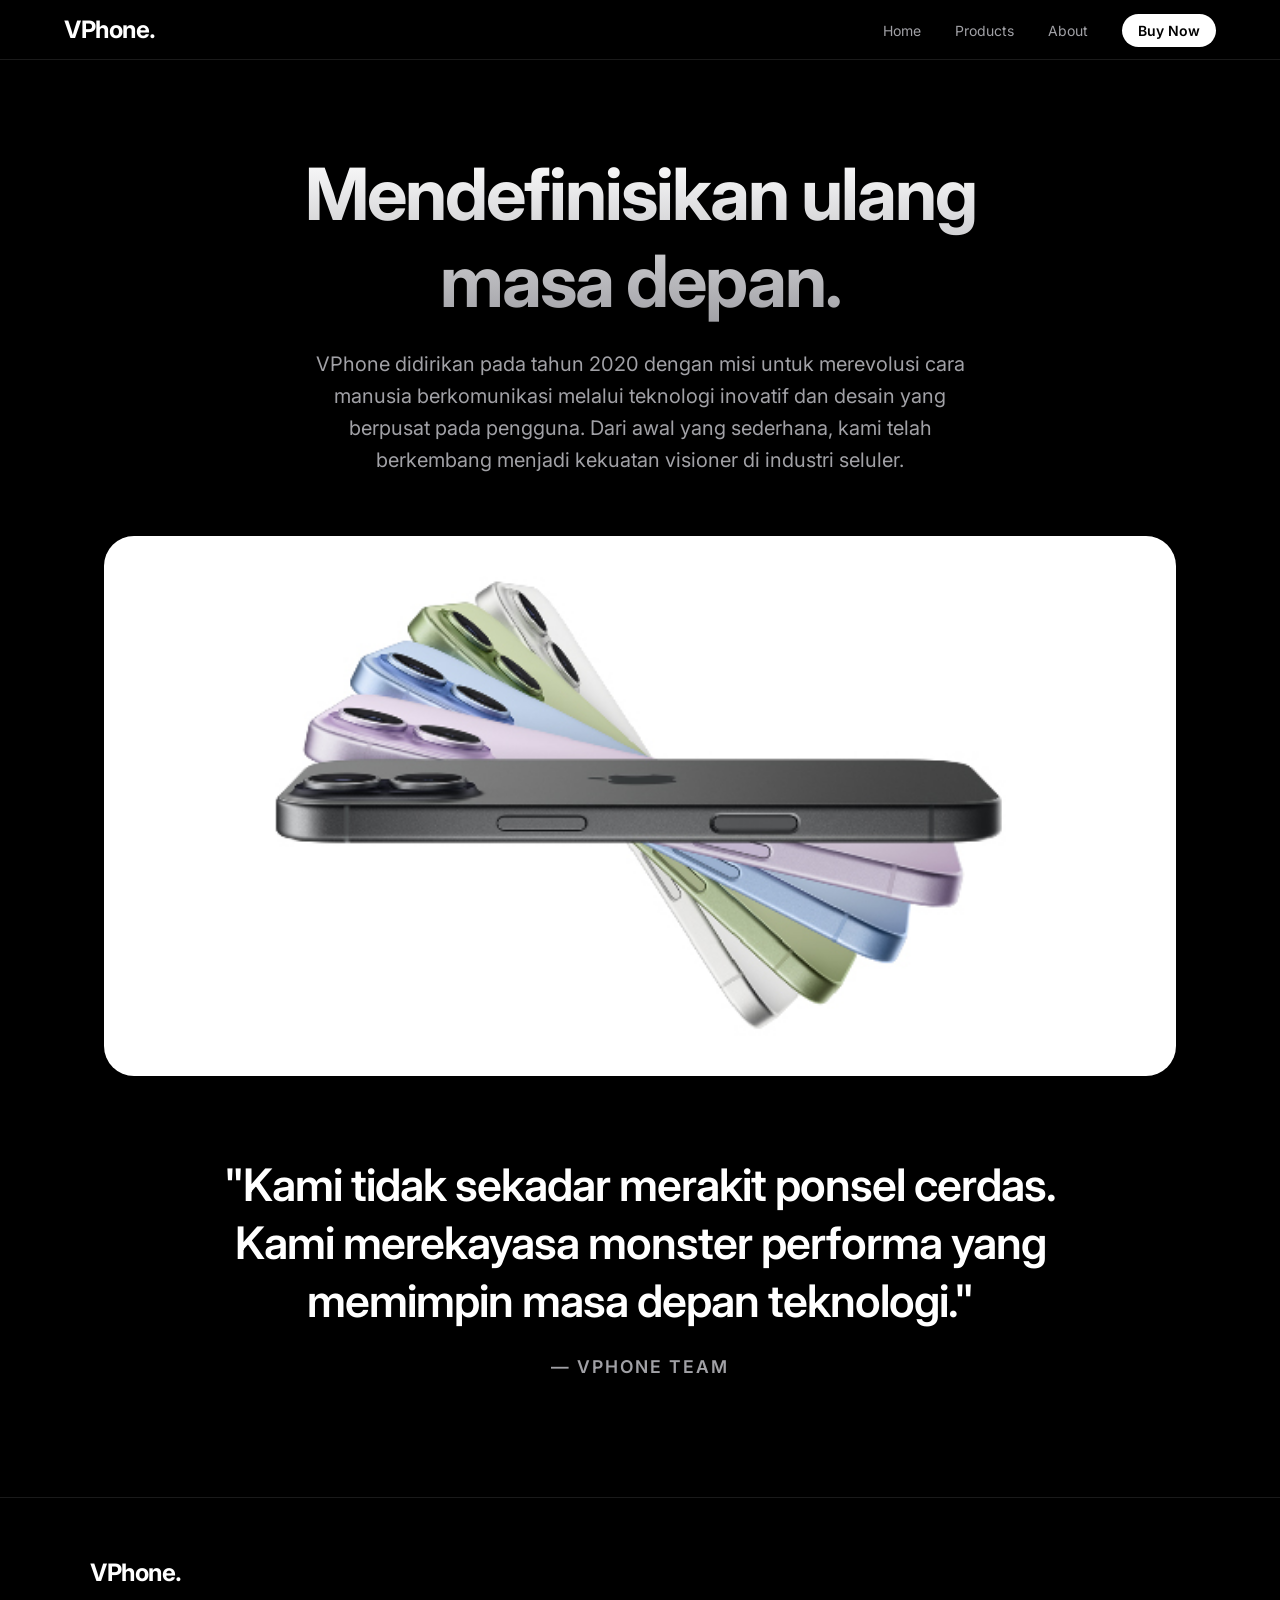
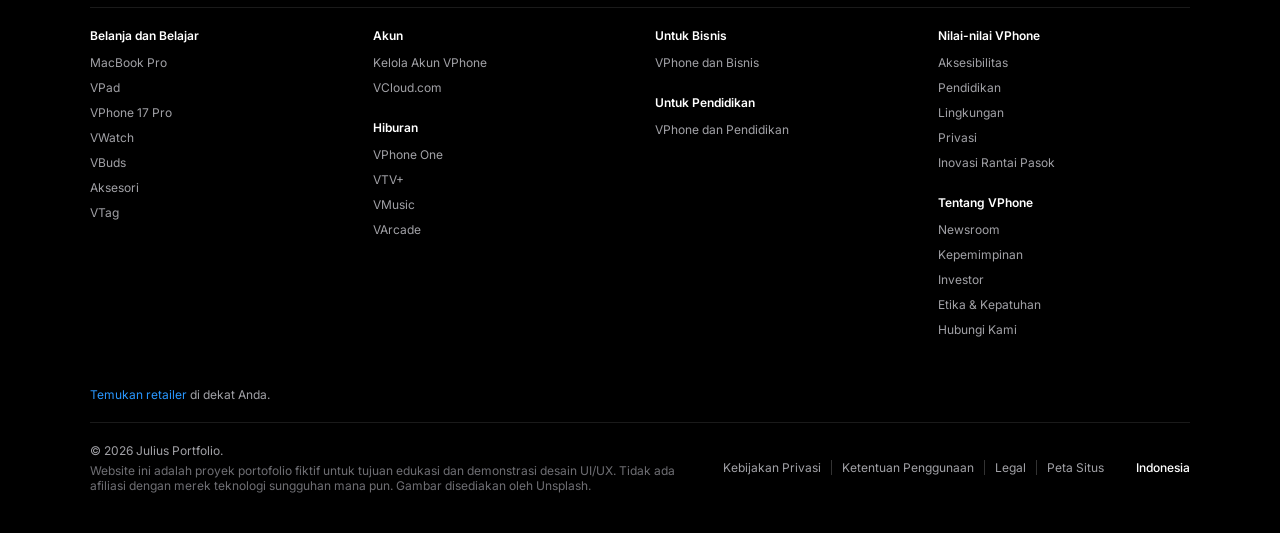
<file: about/indexabout.html>
<!doctype html>
<html lang="id">
  <head>
    <meta charset="UTF-8" />
    <meta name="viewport" content="width=device-width, initial-scale=1.0" />
    <title>VPhone | About Us</title>
    <link rel="stylesheet" href="../hero/stylehero1.css" />
    <link
      href="https://fonts.googleapis.com/css2?family=Inter:wght@300;400;600;700&display=swap"
      rel="stylesheet"
    />
  </head>

  <body>
    <header class="navbar">
      <div class="logo">VPhone.</div>
      <nav id="navMenu">
        <a href="../hero/indexhero1.html">Home</a>
        <a href="../products/indexproducts.html">Products</a>
        <a href="#">About</a>
        <a href="../login/login.html" class="nav-btn">Buy Now</a>
      </nav>
      <div class="menu-toggle" id="menuToggle">
        <span class="bar"></span>
        <span class="bar"></span>
        <span class="bar"></span>
      </div>
    </header>

    <main class="about-page">
      <section class="about-hero fade-in">
        <h1>Mendefinisikan ulang masa depan.</h1>
        <p>
          VPhone didirikan pada tahun 2020 dengan misi untuk merevolusi cara
          manusia berkomunikasi melalui teknologi inovatif dan desain yang
          berpusat pada pengguna. Dari awal yang sederhana, kami telah
          berkembang menjadi kekuatan visioner di industri seluler.
        </p>
      </section>

      <section class="about-vision fade-in delay-1">
        <div class="about-image-wrapper">
          <img src="../img/phone_about.jpg" alt="VPhone Design Lab" />
        </div>

        <div class="about-quote">
          <blockquote>
            "Kami tidak sekadar merakit ponsel cerdas. Kami merekayasa monster
            performa yang memimpin masa depan teknologi."
          </blockquote>
          <cite>— VPhone Team</cite>
        </div>
      </section>
    </main>

    <footer class="mega-footer">
      <div class="footer-container">
        <div class="footer-breadcrumb">
          <span>VPhone.</span>
        </div>
        <hr class="footer-divider" />
        <div class="footer-links-grid">
          <div class="footer-col">
            <h4>Belanja dan Belajar</h4>
            <a href="#">MacBook Pro</a>
            <a href="#">VPad</a>
            <a href="#">VPhone 17 Pro</a>
            <a href="#">VWatch</a>
            <a href="#">VBuds</a>
            <a href="#">Aksesori</a>
            <a href="#">VTag</a>
          </div>
          <div class="footer-col">
            <h4>Akun</h4>
            <a href="#">Kelola Akun VPhone</a>
            <a href="#">VCloud.com</a>
            <h4>Hiburan</h4>
            <a href="#">VPhone One</a>
            <a href="#">VTV+</a>
            <a href="#">VMusic</a>
            <a href="#">VArcade</a>
          </div>
          <div class="footer-col">
            <h4>Untuk Bisnis</h4>
            <a href="#">VPhone dan Bisnis</a>
            <h4>Untuk Pendidikan</h4>
            <a href="#">VPhone dan Pendidikan</a>
          </div>
          <div class="footer-col">
            <h4>Nilai-nilai VPhone</h4>
            <a href="#">Aksesibilitas</a>
            <a href="#">Pendidikan</a>
            <a href="#">Lingkungan</a>
            <a href="#">Privasi</a>
            <a href="#">Inovasi Rantai Pasok</a>
            <h4>Tentang VPhone</h4>
            <a href="#">Newsroom</a>
            <a href="#">Kepemimpinan</a>
            <a href="#">Investor</a>
            <a href="#">Etika & Kepatuhan</a>
            <a href="#">Hubungi Kami</a>
          </div>
        </div>
        <div class="footer-retailer">
          <p><a href="#">Temukan retailer</a> di dekat Anda.</p>
        </div>
        <hr class="footer-divider" />
        <div class="footer-bottom">
          <div style="display: flex; flex-direction: column; gap: 5px">
            <p class="copyright">© 2026 Julius Portfolio.</p>
            <p style="font-size: 0.75rem; color: #6e6e73; max-width: 600px">
              Website ini adalah proyek portofolio fiktif untuk tujuan edukasi
              dan demonstrasi desain UI/UX. Tidak ada afiliasi dengan merek
              teknologi sungguhan mana pun. Gambar disediakan oleh Unsplash.
            </p>
          </div>

          <div class="footer-legal">
            <a href="#">Kebijakan Privasi</a>
            <a href="#">Ketentuan Penggunaan</a>
            <a href="#">Legal</a>
            <a href="#">Peta Situs</a>
          </div>
          <p class="country">Indonesia</p>
        </div>
      </div>
    </footer>

    <script src="../hero/scripthero1.js"></script>
  </body>
</html>
</file>
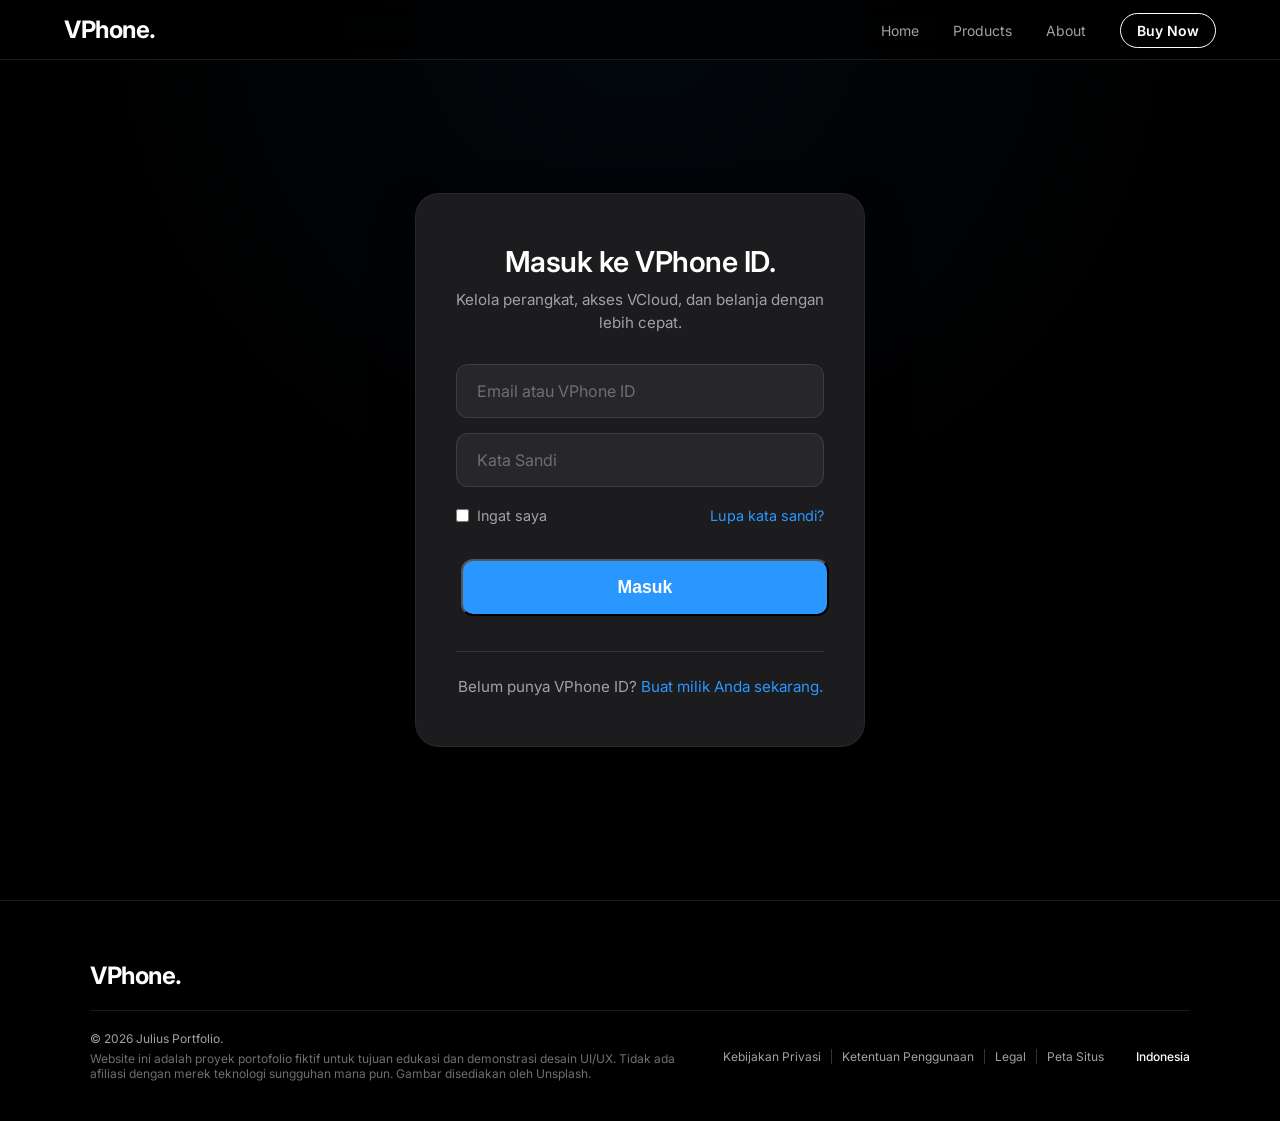
<file: login/login.html>
<!doctype html>
<html lang="id">
  <head>
    <meta charset="UTF-8" />
    <meta name="viewport" content="width=device-width, initial-scale=1.0" />
    <title>VPhone | Login</title>
    <link rel="stylesheet" href="../hero/stylehero1.css" />
    <link
      href="https://fonts.googleapis.com/css2?family=Inter:wght@300;400;600;700&display=swap"
      rel="stylesheet"
    />
  </head>

  <body>
    <header class="navbar">
      <div class="logo">VPhone.</div>
      <nav id="navMenu">
        <a href="../hero/indexhero1.html">Home</a>
        <a href="../products/indexproducts.html">Products</a>
        <a href="../about/indexabout.html">About</a>
        <a
          href="#"
          class="nav-btn"
          style="
            background: transparent;
            border: 1px solid #fff;
            color: #fff !important;
          "
          >Buy Now</a
        >
      </nav>
      <div class="menu-toggle" id="menuToggle">
        <span class="bar"></span>
        <span class="bar"></span>
        <span class="bar"></span>
      </div>
    </header>

    <main class="login-page">
      <div class="login-box fade-in">
        <div class="login-header">
          <h2>Masuk ke VPhone ID.</h2>
          <p>Kelola perangkat, akses VCloud, dan belanja dengan lebih cepat.</p>
        </div>

        <div
          id="login-error"
          style="
            color: #ff453a;
            background: rgba(255, 69, 58, 0.1);
            padding: 10px;
            border-radius: 8px;
            margin-bottom: 20px;
            display: none;
            font-size: 0.9rem;
          "
        ></div>

        <form id="loginForm" class="login-form">
          <div class="input-group">
            <input
              type="email"
              id="email"
              placeholder="Email atau VPhone ID"
              required
            />
          </div>
          <div class="input-group">
            <input
              type="password"
              id="password"
              placeholder="Kata Sandi"
              required
            />
          </div>

          <div class="form-options">
            <label class="remember-me">
              <input type="checkbox" /> Ingat saya
            </label>
            <a href="#" class="forgot-link">Lupa kata sandi?</a>
          </div>

          <button type="submit" class="btn primary login-btn">Masuk</button>
        </form>

        <div class="login-footer">
          <p>
            Belum punya VPhone ID?
            <a href="../login/register.html">Buat milik Anda sekarang.</a>
          </p>
        </div>
      </div>
    </main>

    <footer class="mega-footer">
      <div class="footer-container">
        <div class="footer-breadcrumb">
          <span>VPhone.</span>
        </div>
        <hr class="footer-divider" />
        <div class="footer-bottom">
          <div style="display: flex; flex-direction: column; gap: 5px">
            <p class="copyright">© 2026 Julius Portfolio.</p>
            <p style="font-size: 0.75rem; color: #6e6e73; max-width: 600px">
              Website ini adalah proyek portofolio fiktif untuk tujuan edukasi
              dan demonstrasi desain UI/UX. Tidak ada afiliasi dengan merek
              teknologi sungguhan mana pun. Gambar disediakan oleh Unsplash.
            </p>
          </div>

          <div class="footer-legal">
            <a href="#">Kebijakan Privasi</a>
            <a href="#">Ketentuan Penggunaan</a>
            <a href="#">Legal</a>
            <a href="#">Peta Situs</a>
          </div>
          <p class="country">Indonesia</p>
        </div>
      </div>
    </footer>

    <script src="../hero/scripthero1.js"></script>
  </body>
</html>
</file>
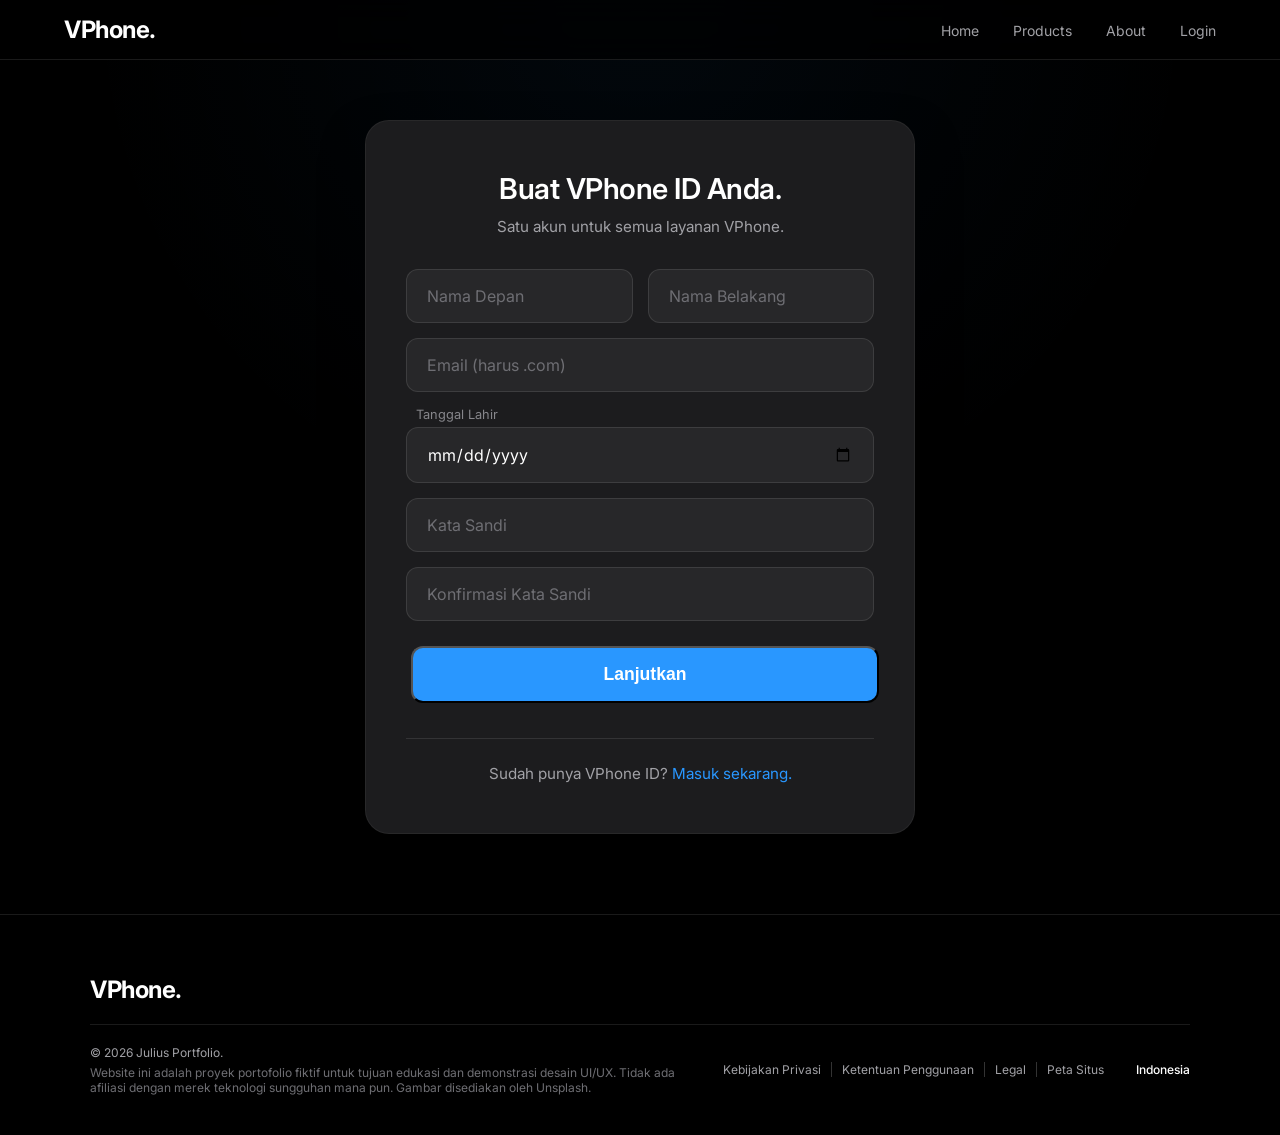
<file: login/register.html>
<!doctype html>
<html lang="id">
  <head>
    <meta charset="UTF-8" />
    <meta name="viewport" content="width=device-width, initial-scale=1.0" />
    <title>VPhone | Buat VPhone ID</title>
    <link rel="stylesheet" href="../hero/stylehero1.css" />
    <link
      href="https://fonts.googleapis.com/css2?family=Inter:wght@300;400;600;700&display=swap"
      rel="stylesheet"
    />
  </head>

  <body>
    <header class="navbar">
      <div class="logo">VPhone.</div>
      <nav id="navMenu">
        <a href="../hero/indexhero1.html">Home</a>
        <a href="../products/indexproducts.html">Products</a>
        <a href="../about/indexabout.html">About</a>
        <a href="../login/login.html">Login</a>
      </nav>
      <div class="menu-toggle" id="menuToggle">
        <span class="bar"></span>
        <span class="bar"></span>
        <span class="bar"></span>
      </div>
    </header>

    <main class="login-page">
      <div class="login-box fade-in" style="max-width: 550px">
        <div class="login-header">
          <h2>Buat VPhone ID Anda.</h2>
          <p>Satu akun untuk semua layanan VPhone.</p>
        </div>

        <div
          id="error-message"
          style="
            color: #ff453a;
            background: rgba(255, 69, 58, 0.1);
            padding: 10px;
            border-radius: 8px;
            margin-bottom: 20px;
            display: none;
            font-size: 0.9rem;
          "
        ></div>

        <form id="registerForm" class="login-form">
          <div style="display: flex; gap: 15px">
            <div class="input-group" style="flex: 1">
              <input
                type="text"
                id="firstName"
                placeholder="Nama Depan"
                required
              />
            </div>
            <div class="input-group" style="flex: 1">
              <input
                type="text"
                id="lastName"
                placeholder="Nama Belakang"
                required
              />
            </div>
          </div>

          <div class="input-group">
            <input
              type="email"
              id="regEmail"
              placeholder="Email (harus .com)"
              required
            />
          </div>

          <div class="input-group">
            <label
              style="
                display: block;
                text-align: left;
                color: #86868b;
                font-size: 0.8rem;
                margin-bottom: 5px;
                margin-left: 10px;
              "
              >Tanggal Lahir</label
            >
            <input type="date" id="dob" required />
          </div>

          <div class="input-group">
            <input
              type="password"
              id="regPassword"
              placeholder="Kata Sandi"
              required
            />
          </div>

          <div class="input-group">
            <input
              type="password"
              id="confirmPassword"
              placeholder="Konfirmasi Kata Sandi"
              required
            />
          </div>

          <button type="submit" class="btn primary login-btn">Lanjutkan</button>
        </form>

        <div class="login-footer">
          <p>
            Sudah punya VPhone ID?
            <a href="../login/login.html">Masuk sekarang.</a>
          </p>
        </div>
      </div>
    </main>

    <footer class="mega-footer">
      <div class="footer-container">
        <div class="footer-breadcrumb">
          <span>VPhone.</span>
        </div>
        <hr class="footer-divider" />
        <div class="footer-bottom">
          <div style="display: flex; flex-direction: column; gap: 5px">
            <p class="copyright">© 2026 Julius Portfolio.</p>
            <p style="font-size: 0.75rem; color: #6e6e73; max-width: 600px">
              Website ini adalah proyek portofolio fiktif untuk tujuan edukasi
              dan demonstrasi desain UI/UX. Tidak ada afiliasi dengan merek
              teknologi sungguhan mana pun. Gambar disediakan oleh Unsplash.
            </p>
          </div>

          <div class="footer-legal">
            <a href="#">Kebijakan Privasi</a>
            <a href="#">Ketentuan Penggunaan</a>
            <a href="#">Legal</a>
            <a href="#">Peta Situs</a>
          </div>
          <p class="country">Indonesia</p>
        </div>
      </div>
    </footer>

    <script src="../hero/scripthero1.js"></script>
  </body>
</html>
</file>
<file: hero/stylehero1.css>
:root {
  --primary-bg: #000000;
  --secondary-bg: #111111;
  --text-main: #ffffff;
  --text-muted: #a1a1a6;
  --accent: #2997ff;
  --accent-hover: #147ce5;
}

* {
  margin: 0;
  padding: 0;
  box-sizing: border-box;
}

html {
  scroll-behavior: smooth;
}

body {
  font-family: "Inter", sans-serif;
  background-color: var(--primary-bg);
  color: var(--text-main);
  overflow-x: hidden;
}

.navbar {
  position: fixed;
  top: 0;
  width: 100%;
  display: flex;
  justify-content: space-between;
  padding: 15px 5%;
  align-items: center;
  background: rgba(0, 0, 0, 0.7);
  backdrop-filter: blur(15px);
  -webkit-backdrop-filter: blur(15px);
  z-index: 1000;
  border-bottom: 1px solid rgba(255, 255, 255, 0.1);
}

.logo {
  font-size: 24px;
  font-weight: 700;
  letter-spacing: -0.5px;
}

#navMenu a {
  color: var(--text-muted);
  margin-left: 30px;
  text-decoration: none;
  font-size: 14px;
  font-weight: 400;
  transition: color 0.3s ease;
}

#navMenu a:hover {
  color: var(--text-main);
}

.nav-btn {
  background: var(--text-main);
  color: var(--primary-bg) !important;
  padding: 8px 16px;
  border-radius: 20px;
  font-weight: 600 !important;
}

.nav-btn:hover {
  background: #e0e0e0;
}

.menu-toggle {
  display: none;
  cursor: pointer;
  flex-direction: column;
  gap: 5px;
}

.menu-toggle .bar {
  width: 25px;
  height: 2px;
  background-color: var(--text-main);
  transition: 0.3s;
}

/* HERO SECTION */
.hero {
  min-height: 100vh;
  display: flex;
  align-items: center;
  justify-content: center;
  padding: 100px 5% 50px;
  background: radial-gradient(circle at center, #1a1a1a 0%, #000000 70%);
  flex-direction: column;
  text-align: center;
}

.hero-content {
  max-width: 800px;
  margin-bottom: 40px;
}

.hero h1 {
  font-size: 5rem;
  font-weight: 700;
  letter-spacing: -2px;
  background: linear-gradient(180deg, #fff 0%, #a1a1a6 100%);
  -webkit-background-clip: text;
  -webkit-text-fill-color: transparent;
  background-clip: text;
  color: transparent;
  margin-bottom: 20px;
}

.hero p {
  font-size: 1.2rem;
  color: var(--text-muted);
  line-height: 1.5;
  margin-bottom: 30px;
  max-width: 600px;
  margin-left: auto;
  margin-right: auto;
}

.hero-image img {
  width: 100%;
  max-width: 350px;
  border-radius: 40px;
  box-shadow: 0 20px 50px rgba(0, 0, 0, 0.5);
}

.hero-image::before {
  content: "";
  position: absolute;
  top: 50%;
  left: 50%;
  transform: translate(-50%, -50%);
  width: 90vw;
  height: 50vw;
  background: rgba(41, 151, 255, 0.1);
  filter: blur(150px);
  z-index: -1;
  border-radius: 50%;
}

.badge-left {
  top: 25%;
  left: -250px;
  animation-delay: 1s;
}

.badge-right {
  bottom: 25%;
  right: -250px;
  animation-delay: 2s;
}

.floating-phone {
  animation: float 6s ease-in-out infinite;
}

@keyframes float {
  0% {
    transform: translateY(0px);
  }
  50% {
    transform: translateY(-20px);
  }
  100% {
    transform: translateY(0px);
  }
}

/* BUTTONS */
.btn {
  padding: 12px 24px;
  border-radius: 30px;
  text-decoration: none;
  font-weight: 600;
  font-size: 15px;
  transition: all 0.3s ease;
  display: inline-block;
  margin: 5px;
}

.primary {
  background: var(--accent);
  color: white;
}

.primary:hover {
  background: var(--accent-hover);
  transform: scale(1.05);
}

.secondary {
  background: transparent;
  color: var(--text-main);
  border: 1px solid var(--text-muted);
}

.secondary:hover {
  background: rgba(255, 255, 255, 0.1);
  border-color: var(--text-main);
}

/* BENTO SECTION */
.bento-section {
  padding: 100px 0 100px 5%;
  background-color: var(--secondary-bg);
  overflow: hidden;
}

.bento-section .section-header {
  margin-bottom: 40px;
  padding-right: 5%;
  text-align: left;
}

.bento-section .section-header h2 {
  font-size: 3rem;
  margin-bottom: 10px;
}

.bento-scroll-wrapper {
  overflow-x: auto;
  scroll-snap-type: x mandatory;
  scrollbar-width: none;
  padding-bottom: 20px;
}

.bento-scroll-wrapper::-webkit-scrollbar {
  display: none;
}

.bento-track {
  display: flex;
  gap: 20px;
  padding-right: 5vw;
  width: max-content;
}

/* Styling Card */
.bento-card {
  position: relative;
  width: 340px;
  height: 500px;
  background: #1c1c1e;
  border-radius: 30px;
  overflow: hidden;
  scroll-snap-align: start;
  display: flex;
  flex-direction: column;
  transition: transform 0.3s ease;
}

.bento-card:hover {
  transform: scale(0.98);
}

/* Teks di dalam card */
.bento-text {
  position: absolute;
  top: 0;
  left: 0;
  width: 100%;
  padding: 30px;
  z-index: 10;
}

.bento-text span {
  font-size: 13px;
  font-weight: 600;
  color: var(--text-muted);
  text-transform: uppercase;
  letter-spacing: 0.5px;
}

.bento-text h3 {
  font-size: 1.5rem;
  margin-top: 5px;
  line-height: 1.3;
  color: #ffffff;
}

/* Gambar di dalam card */
.bento-card img {
  position: absolute;
  bottom: 0;
  width: 100%;
  height: 70%;
  object-fit: cover;
  object-position: top;
  z-index: 1;
  transition: transform 0.5s ease;
}

.bento-card:hover img {
  transform: scale(1.05);
}

/* Modifikasi untuk card khusus performa */
.dark-card {
  background: #000000;
  border: 1px solid rgba(255, 255, 255, 0.1);
}
.dark-card img {
  height: 60%;
  object-fit: contain;
}

/* MEGA FOOTER SECTION */
.mega-footer {
  background-color: var(--primary-bg);
  color: var(--text-muted);
  padding: 60px 5% 40px;
  font-size: 12px;
  border-top: 1px solid rgba(255, 255, 255, 0.1);
}

.footer-container {
  max-width: 1100px;
  margin: 0 auto;
}

.footer-breadcrumb {
  font-size: 1.5rem;
  font-weight: 700;
  color: var(--text-main);
  margin-bottom: 20px;
  letter-spacing: -0.5px;
}

.footer-divider {
  border: 0;
  height: 1px;
  background: rgba(255, 255, 255, 0.1);
  margin: 20px 0;
}

/* Sistem Grid untuk Kolom */
.footer-links-grid {
  display: grid;
  grid-template-columns: repeat(4, 1fr);
  gap: 30px;
  margin-bottom: 40px;
}

.footer-col h4 {
  color: var(--text-main);
  font-size: 12px;
  font-weight: 600;
  margin-bottom: 12px;
}

.footer-col h4:not(:first-child) {
  margin-top: 25px;
}

.footer-col a {
  display: block;
  color: var(--text-muted);
  text-decoration: none;
  margin-bottom: 10px;
  transition: color 0.3s;
}

.footer-col a:hover {
  color: var(--text-main);
  text-decoration: underline;
}

/* Bagian Retailer */
.footer-retailer {
  margin-bottom: 20px;
}

.footer-retailer p {
  color: var(--text-muted);
}

.footer-retailer a {
  color: var(--accent);
  text-decoration: none;
}

.footer-retailer a:hover {
  text-decoration: underline;
}

/* Footer */
.footer-bottom {
  display: flex;
  flex-wrap: wrap;
  justify-content: space-between;
  align-items: center;
  gap: 15px;
}

.footer-legal {
  display: flex;
  align-items: center;
}

.footer-legal a {
  color: var(--text-muted);
  text-decoration: none;
  padding: 0 10px;
  border-right: 1px solid rgba(255, 255, 255, 0.2);
}

.footer-legal a:first-child {
  padding-left: 0;
}

.footer-legal a:last-child {
  border-right: none;
  padding-right: 0;
}

.footer-legal a:hover {
  color: var(--text-main);
  text-decoration: underline;
}

.country {
  color: var(--text-main);
  font-weight: 500;
}

/* ANIMATIONS */
.fade-in {
  opacity: 0;
  transform: translateY(20px);
  animation: fadeInOut 1s forwards cubic-bezier(0.16, 1, 0.3, 1);
}

.delay-1 {
  animation-delay: 0.2s;
}
.delay-2 {
  animation-delay: 0.4s;
}
.delay-3 {
  animation-delay: 0.6s;
}

@keyframes fadeInOut {
  to {
    opacity: 1;
    transform: translateY(0);
  }
}

.reveal {
  opacity: 0;
  transform: translateY(50px);
  transition: all 0.8s cubic-bezier(0.16, 1, 0.3, 1);
}

.reveal.active {
  opacity: 1;
  transform: translateY(0);
}

.hero-image {
  position: relative;
  display: inline-block;
  margin-top: 40px;
}

/* Styling Badges */
.floating-badge {
  position: absolute;
  display: flex;
  align-items: center;
  gap: 12px;
  background: rgba(255, 255, 255, 0.05);
  backdrop-filter: blur(12px);
  -webkit-backdrop-filter: blur(12px);
  border: 1px solid rgba(255, 255, 255, 0.1);
  padding: 12px 20px;
  border-radius: 16px;
  box-shadow: 0 10px 30px rgba(0, 0, 0, 0.3);
  text-align: left;
  animation: floatBadge 4s ease-in-out infinite alternate;
  z-index: 10;
}

.floating-badge h4 {
  font-size: 14px;
  margin-bottom: 2px;
}

.floating-badge p {
  font-size: 11px;
  color: var(--text-muted);
  margin: 0;
}

.floating-badge .icon {
  font-size: 24px;
}

.badge-left {
  top: 20%;
  left: -120px;
  animation-delay: 1s;
}

.badge-right {
  bottom: 20%;
  right: -120px;
  animation-delay: 2s;
}

@keyframes floatBadge {
  0% {
    transform: translateY(0px);
  }
  100% {
    transform: translateY(-15px);
  }
}

/* Sembunyikan badge kalau di layar HP */
@media (max-width: 768px) {
  .floating-badge {
    display: none;
  }
}

/* TOMBOL PLUS DI DALAM BENTO CARD */
.plus-btn {
  position: absolute;
  bottom: 25px;
  right: 25px;
  width: 40px;
  height: 40px;
  border-radius: 50%;
  background: rgba(255, 255, 255, 0.9);
  color: #000;
  border: none;
  cursor: pointer;
  z-index: 20;
  display: flex;
  justify-content: center;
  align-items: center;
  transition: all 0.3s ease;
  box-shadow: 0 4px 10px rgba(0, 0, 0, 0.3);
}

.plus-btn:hover {
  transform: scale(1.1);
  background: #ffffff;
}

/* MODAL OVERLAY (Latar Belakang Blur) */
.modal-overlay {
  display: none;
  position: fixed;
  top: 0;
  left: 0;
  width: 100vw;
  height: 100vh;
  background: rgba(0, 0, 0, 0.6);
  backdrop-filter: blur(10px);
  -webkit-backdrop-filter: blur(10px);
  z-index: 9999;
  overflow-y: auto;
  opacity: 0;
  transition: opacity 0.3s ease;
}

.modal-overlay.active {
  display: block;
  opacity: 1;
}

.modal-content {
  background: #f5f5f7;
  color: #1d1d1f;
  width: 90%;
  max-width: 900px;
  margin: 5% auto;
  border-radius: 30px;
  position: relative;
  padding: 60px 40px;
  transform: translateY(50px);
  transition: transform 0.4s cubic-bezier(0.16, 1, 0.3, 1);
}

.modal-overlay.active .modal-content {
  transform: translateY(0);
}

/* TOMBOL CLOSE MODAL */
.close-btn {
  position: absolute;
  top: 30px;
  right: 30px;
  background: #e8e8ed;
  border: none;
  width: 36px;
  height: 36px;
  border-radius: 50%;
  cursor: pointer;
  display: flex;
  justify-content: center;
  align-items: center;
  color: #1d1d1f;
  transition: background 0.3s;
}

.close-btn:hover {
  background: #d2d2d7;
}

/* TYPOGRAPHY DALAM MODAL */
.modal-subtitle {
  font-weight: 600;
  font-size: 14px;
}
.modal-title {
  font-size: 3.5rem;
  font-weight: 700;
  line-height: 1.1;
  margin: 10px 0 60px;
  letter-spacing: -1px;
}

/* LAYOUT DALAM MODAL */
.modal-split {
  display: flex;
  align-items: center;
  gap: 40px;
  margin-bottom: 80px;
}
.modal-text-block {
  flex: 1;
}
.modal-text-block h3 {
  font-size: 1.5rem;
  margin-bottom: 10px;
}
.modal-text-block p {
  font-size: 1.2rem;
  color: #86868b;
  line-height: 1.5;
}

.modal-img-wrapper {
  flex: 1;
  display: flex;
  justify-content: center;
}

/* MOCKUP HP BUATAN CSS */
.mockup-phone {
  background: #000;
  border-radius: 40px;
  padding: 10px;
  box-shadow: 0 20px 40px rgba(0, 0, 0, 0.2);
}
.mockup-phone.vertical {
  width: 250px;
  height: 500px;
}
.mockup-phone.horizontal {
  width: 100%;
  max-width: 700px;
  margin: 0 auto;
  padding: 12px;
  border-radius: 30px;
}
.mockup-phone img {
  width: 100%;
  height: 100%;
  object-fit: cover;
  border-radius: 30px;
}

/* LAYOUT GRID FOTO */
.modal-full {
  margin-bottom: 80px;
  text-align: center;
}
.large-desc {
  font-size: 1.4rem;
  color: #86868b;
  line-height: 1.5;
  max-width: 800px;
  margin: 0 auto 40px;
}
.large-desc strong {
  color: #1d1d1f;
}

.photo-grid-3 {
  display: grid;
  grid-template-columns: repeat(3, 1fr);
  gap: 20px;
}
.photo-grid-3 img {
  width: 100%;
  aspect-ratio: 1/1;
  object-fit: cover;
}

/* ESSENTIALS / AKSESORI SECTION */
.essentials {
  padding: 100px 5%;
  background-color: var(--primary-bg);
  text-align: center;
}

.essentials-header h2 {
  font-size: 3.5rem;
  font-weight: 700;
  margin-bottom: 60px;
  letter-spacing: -1.5px;
}

.essentials-grid {
  display: grid;
  grid-template-columns: repeat(auto-fit, minmax(400px, 1fr));
  gap: 30px;
  max-width: 1100px;
  margin: 0 auto;
}

/* Styling Kartu */
.essential-card {
  background-color: #1c1c1e;
  border-radius: 30px;
  padding: 60px 40px 40px;
  display: flex;
  flex-direction: column;
  align-items: center;
  overflow: hidden;
  transition: transform 0.4s ease;
}

.essential-card:hover {
  transform: scale(0.98);
}

/* Teks dalam Kartu */
.essential-text {
  margin-bottom: 40px;
  padding: 0;
  z-index: 2;
  display: flex;
  flex-direction: column;
  align-items: center;
  flex: 1;
  width: 100%;
}

.essential-text h3 {
  font-size: 2.2rem;
  margin-bottom: 15px;
  color: #ffffff;
}

.essential-text p {
  font-size: 1.1rem;
  color: var(--text-muted);
  line-height: 1.5;
  max-width: 380px;
  margin: 0 auto 15px;
  flex-grow: 1;
}

/* Link Belanja Biru */
.shop-link {
  color: var(--accent);
  text-decoration: none;
  font-weight: 500;
  font-size: 1.1rem;
  margin-top: auto;
  transition: opacity 0.3s;
}

.shop-link:hover {
  opacity: 0.7;
  text-decoration: underline;
}

/* Gambar yang terpotong di bawah */
.essential-card img {
  width: 100%;
  max-width: 450px;
  margin-top: auto;
  object-fit: contain;
  border-radius: 20px;
  -webkit-mask-image: radial-gradient(ellipse, black 85%, transparent 100%);
  mask-image: radial-gradient(ellipse, black 85%, transparent 100%);
}

/* PRODUCT PAGE SECTION  */
.products-showcase {
  padding: 150px 5% 100px;
  background-color: var(--primary-bg);
  text-align: center;
  min-height: 100vh;
}

.products-showcase .section-header p {
  color: var(--text-muted);
  font-size: 1.2rem;
  margin-bottom: 60px;
}

.products-showcase .section-header h2 {
  margin-bottom: 10px;
}

.product-grid {
  display: grid;
  grid-template-columns: repeat(auto-fit, minmax(320px, 1fr));
  gap: 40px;
  max-width: 1200px;
  margin: 0 auto;
}

/* Styling Kartu Produk ala Apple */
.product-card {
  background: #1c1c1e;
  border-radius: 30px;
  padding: 0 0 40px 0;
  display: flex;
  flex-direction: column;
  align-items: center;
  transition:
    transform 0.4s ease,
    border-color 0.4s ease;
  border: 1px solid rgba(255, 255, 255, 0.05);
  overflow: hidden;
}

.product-card:hover {
  transform: translateY(-15px);
  border-color: rgba(255, 255, 255, 0.2);
}

/* Efek Shadow di Gambar agar HP terlihat 3D/melayang */
.product-card img {
  width: 100%;
  max-width: 100%;
  height: 350px;
  object-fit: cover;
  margin-bottom: 30px;
  filter: none;
  transition: transform 0.6s cubic-bezier(0.16, 1, 0.3, 1);
}

.product-card:hover img {
  transform: scale(1.08);
}

.product-info {
  padding: 0 30px;
  display: flex;
  flex-direction: column;
  align-items: center;
  flex-grow: 1;
  width: 100%;
}

/* STYLING PILIHAN WARNA */
.color-selection {
  display: flex;
  gap: 12px;
  margin-bottom: 20px;
  justify-content: center;
}

.color-dot {
  width: 14px;
  height: 14px;
  border-radius: 50%;
  cursor: pointer;
  position: relative;
  transition: transform 0.2s ease;
  border: 1px solid rgba(255, 255, 255, 0.1);
}

.color-dot:hover {
  transform: scale(1.3);
}

/* Lingkaran luar untuk menandakan warna yang sedang dipilih */
.color-dot.active::after {
  content: "";
  position: absolute;
  top: -4px;
  left: -4px;
  right: -4px;
  bottom: -4px;
  border: 1.5px solid var(--accent);
  border-radius: 50%;
}

.product-info h3 {
  font-size: 2rem;
  margin-bottom: 15px;
  color: var(--text-main);
  letter-spacing: -0.5px;
}

.product-info p {
  color: var(--text-muted);
  font-size: 1rem;
  line-height: 1.5;
  margin-bottom: 25px;
  flex-grow: 1;
}

.product-info .price {
  font-size: 1.8rem;
  font-weight: 700;
  margin-bottom: 20px;
  color: var(--text-main);
}

/* ABOUT PAGE SECTION  */
.about-page {
  padding-top: 150px;
  background-color: var(--primary-bg);
  min-height: 100vh;
  display: flex;
  flex-direction: column;
  align-items: center;
}

.about-hero {
  text-align: center;
  max-width: 800px;
  margin: 0 auto 60px;
  padding: 0 5%;
}

.about-hero h1 {
  font-size: 4.5rem;
  font-weight: 700;
  letter-spacing: -2px;
  margin-bottom: 24px;
  background: linear-gradient(180deg, #fff 0%, #a1a1a6 100%);
  -webkit-background-clip: text;
  -webkit-text-fill-color: transparent;
  background-clip: text;
  color: transparent;
}

.about-hero p {
  font-size: 1.25rem;
  color: var(--text-muted);
  line-height: 1.6;
}

.about-vision {
  width: 100%;
  max-width: 1200px;
  padding: 0 5%;
  margin-bottom: 120px;
  display: flex;
  flex-direction: column;
  align-items: center;
}

.about-image-wrapper {
  width: 100%;
  border-radius: 30px;
  overflow: hidden;
  margin-bottom: 80px;
  box-shadow: 0 20px 50px rgba(0, 0, 0, 0.4);
}

.about-image-wrapper img {
  width: 100%;
  height: 60vh;
  object-fit: cover;
  display: block;
}

/* Desain Quote (Kutipan) */
.about-quote {
  text-align: center;
  max-width: 900px;
}

.about-quote blockquote {
  font-size: 2.8rem;
  font-weight: 600;
  line-height: 1.3;
  color: var(--text-main);
  margin-bottom: 25px;
  letter-spacing: -1px;
}

.about-quote cite {
  font-size: 1.1rem;
  color: var(--text-muted);
  font-style: normal;
  text-transform: uppercase;
  letter-spacing: 2px;
  font-weight: 600;
}

/* LOGIN PAGE SECTION  */
.login-page {
  min-height: 100vh;
  display: flex;
  align-items: center;
  justify-content: center;
  padding: 120px 5% 80px;
  background-color: var(--primary-bg);
  background-image: radial-gradient(
    circle at top,
    rgba(41, 151, 255, 0.05) 0%,
    transparent 50%
  );
}

.login-box {
  background: #1c1c1e;
  width: 100%;
  max-width: 450px;
  padding: 50px 40px;
  border-radius: 24px;
  box-shadow: 0 20px 40px rgba(0, 0, 0, 0.5);
  border: 1px solid rgba(255, 255, 255, 0.05);
  text-align: center;
}

.login-header h2 {
  font-size: 1.8rem;
  font-weight: 600;
  margin-bottom: 10px;
  letter-spacing: -0.5px;
}

.login-header p {
  color: var(--text-muted);
  font-size: 0.95rem;
  margin-bottom: 30px;
  line-height: 1.5;
}

.login-form {
  display: flex;
  flex-direction: column;
  gap: 15px;
}

.input-group input {
  width: 100%;
  background: rgba(255, 255, 255, 0.05);
  border: 1px solid rgba(255, 255, 255, 0.1);
  padding: 16px 20px;
  border-radius: 12px;
  color: var(--text-main);
  font-size: 1rem;
  transition: all 0.3s ease;
  font-family: inherit;
}

.input-group input:focus {
  outline: none;
  border-color: var(--accent);
  background: rgba(255, 255, 255, 0.08);
  box-shadow: 0 0 0 4px rgba(41, 151, 255, 0.15);
}

.input-group input::placeholder {
  color: #6e6e73;
}

.form-options {
  display: flex;
  justify-content: space-between;
  align-items: center;
  font-size: 0.9rem;
  margin: 5px 0 10px;
}

.remember-me {
  color: var(--text-muted);
  display: flex;
  align-items: center;
  gap: 8px;
  cursor: pointer;
}

.forgot-link,
.login-footer a {
  color: var(--accent);
  text-decoration: none;
  transition: opacity 0.3s;
}

.forgot-link:hover,
.login-footer a:hover {
  opacity: 0.7;
  text-decoration: underline;
}

.login-btn {
  width: 100%;
  padding: 16px;
  border-radius: 12px;
  font-size: 1.1rem;
  margin-top: 10px;
}

.login-footer {
  margin-top: 30px;
  padding-top: 25px;
  border-top: 1px solid rgba(255, 255, 255, 0.1);
  font-size: 0.95rem;
  color: var(--text-muted);
}

/* Styling khusus untuk input tanggal agar warnanya putih */
input[type="date"]::-webkit-calendar-picker-indicator {
  filter: invert(1);
  cursor: pointer;
}

input[type="date"] {
  color-scheme: dark;
}

/* RESPONSIVE UNTUK HP (MAX-WIDTH: 768PX) */
@media (max-width: 768px) {
  .hero h1 {
    font-size: 3rem;
  }

  #navMenu {
    position: fixed;
    top: 0;
    right: -100%;
    width: 70%;
    height: 100vh;
    background: rgba(1, 1, 1, 0.95);
    backdrop-filter: blur(15px);
    display: flex;
    flex-direction: column;
    align-items: center;
    justify-content: center;
    gap: 30px;
    transition: 0.4s ease-in-out;
    z-index: 999;
    border-left: 1px solid rgba(255, 255, 255, 0.1);
  }

  #navMenu.active {
    right: 0;
  }

  #navMenu a {
    font-size: 1.5rem;
    font-weight: 500;
  }

  .nav-btn {
    margin-top: 10px;
    width: 80%;
    text-align: center;
  }

  .menu-toggle.open .bar:nth-child(1) {
    transform: translateY(8px) rotate(45deg);
  }
  .menu-toggle.open .bar:nth-child(2) {
    opacity: 0;
  }
  .menu-toggle.open .bar:nth-child(3) {
    transform: translateY(-8px) rotate(-45deg);
  }

  .menu-toggle {
    display: flex;
  }

  /* -- Modal Bento Box -- */
  .modal-split {
    flex-direction: column-reverse;
    text-align: center;
  }

  .modal-title {
    font-size: 2.5rem;
  }

  .photo-grid-3 {
    grid-template-columns: 1fr;
  }

  /* -- Essentials / Aksesori -- */
  .essentials-header h2 {
    font-size: 2.5rem;
  }

  .essentials-grid {
    grid-template-columns: 1fr;
  }

  .essential-card {
    padding: 40px 20px 0;
  }

  /* -- Mega Footer -- */
  .footer-links-grid {
    grid-template-columns: 1fr;
    gap: 15px;
  }

  .footer-col h4 {
    margin-top: 15px;
  }

  .footer-bottom {
    flex-direction: column;
    align-items: flex-start;
  }

  .footer-legal {
    flex-wrap: wrap;
    gap: 10px;
  }

  .footer-legal a {
    border-right: none;
    padding: 0;
  }

  /* -- About Page -- */
  .about-hero h1 {
    font-size: 3rem;
  }
  .about-hero p {
    font-size: 1.1rem;
  }
  .about-image-wrapper img {
    height: 40vh;
  }
  .about-quote blockquote {
    font-size: 1.8rem;
  }

  /* -- Login Page -- */
  .login-box {
    padding: 40px 20px;
    border-radius: 20px;
  }
}
</file>
